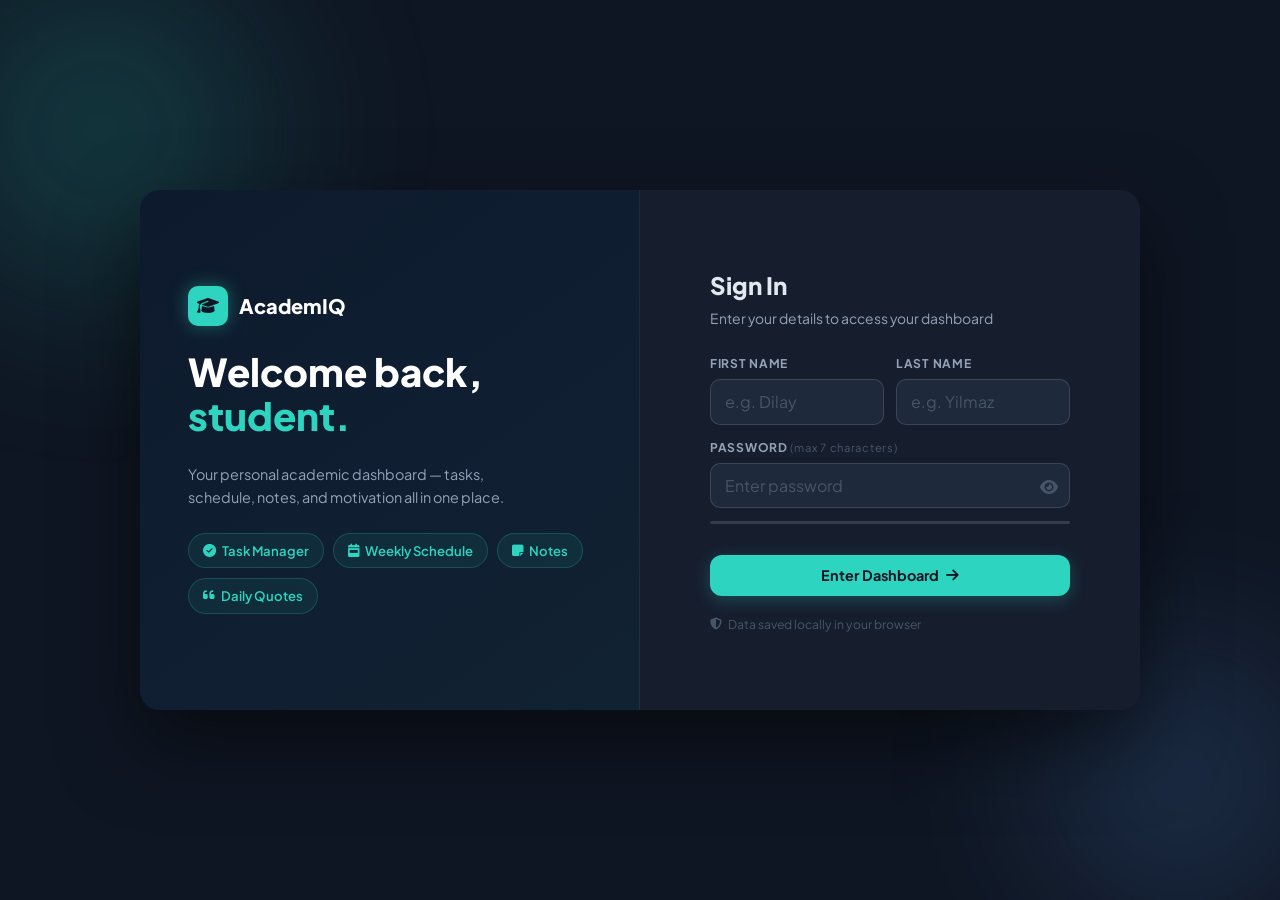
<file: dashboard.html>
<!DOCTYPE html>
<html lang="en">
<head>
  <meta charset="UTF-8"/>
  <meta name="viewport" content="width=device-width, initial-scale=1.0"/>
  <title>AcademIQ — Dashboard</title>
  <link href="https://fonts.googleapis.com/css2?family=Plus+Jakarta+Sans:wght@400;500;600;700;800&display=swap" rel="stylesheet">
  <link rel="stylesheet" href="https://cdnjs.cloudflare.com/ajax/libs/font-awesome/6.5.0/css/all.min.css"/>
  <link rel="stylesheet" href="style.css"/>
</head>
<body class="dash-page">

<!-- ═══ SIDEBAR ═══ -->
<aside class="sidebar" id="sidebar">

  <div class="sb-brand">
    <div class="brand-icon"><i class="fa-solid fa-graduation-cap"></i></div>
    <span class="brand-name">AcademIQ</span>
    <button class="sb-close" id="sbClose"><i class="fa-solid fa-xmark"></i></button>
  </div>

  <!-- PROFILE (editable inline) -->
  <div class="sb-profile" id="sbProfile">
    <div class="sb-avatar" id="sbAvatar">?</div>
    <div class="sb-info">
      <strong id="sbName">—</strong>
      <span id="sbMajor">—</span>
      <span id="sbYear">—</span>
    </div>
    <button class="edit-profile-btn" id="editProfileBtn" title="Edit profile">
      <i class="fa-solid fa-pen"></i>
    </button>
  </div>

  <!-- EDIT PROFILE FORM (hidden by default) -->
  <div class="sb-edit-form" id="sbEditForm" style="display:none">
    <div class="fgroup">
      <label>Major / Department</label>
      <select id="editMajor">
        <option value="">— Select —</option>
        <option>Computer Engineering</option>
        <option>Software Engineering</option>
        <option>Computer Science</option>
        <option>Information Systems</option>
        <option>Cyber Security</option>
        <option>Data Science</option>
        <option>Electrical Engineering</option>
      </select>
    </div>
    <div class="fgroup">
      <label>Year of Study</label>
      <select id="editYear">
        <option value="">— Select —</option>
        <option>1st Year</option>
        <option>2nd Year</option>
        <option>3rd Year</option>
        <option>4th Year</option>
        <option>Postgraduate</option>
      </select>
    </div>
    <div class="fgroup">
      <label>Semester Goal <small>(optional)</small></label>
      <input type="text" id="editGoal" placeholder="e.g. Pass all exams"/>
    </div>
    <div class="edit-form-btns">
      <button class="btn-save-profile btn-primary" id="saveProfileBtn">Save</button>
      <button class="btn-cancel-profile btn-ghost" id="cancelProfileBtn">Cancel</button>
    </div>
  </div>

  <nav class="sb-nav">
    <a href="#" class="sb-link active" data-target="sec-overview"><i class="fa-solid fa-house"></i> Overview</a>
    <a href="#" class="sb-link" data-target="sec-tasks"><i class="fa-solid fa-list-check"></i> Tasks</a>
    <a href="#" class="sb-link" data-target="sec-schedule"><i class="fa-solid fa-calendar-week"></i> Schedule</a>
    <a href="#" class="sb-link" data-target="sec-notes"><i class="fa-solid fa-note-sticky"></i> Notes</a>
  </nav>

  <div class="sb-bottom">
    <button class="theme-btn" id="themeBtn">
      <i class="fa-solid fa-moon" id="themeIco"></i> <span id="themeTxt">Dark Mode</span>
    </button>
    <button class="logout-btn" id="logoutBtn">
      <i class="fa-solid fa-right-from-bracket"></i> Logout
    </button>
  </div>

</aside>

<div class="sb-overlay" id="sbOverlay"></div>

<!-- ═══ MAIN ═══ -->
<main class="main" id="main">

  <!-- TOPBAR -->
  <header class="topbar">
    <div class="topbar-left">
      <button class="hamburger" id="hamburger"><i class="fa-solid fa-bars"></i></button>
      <div>
        <h1 class="topbar-title" id="topbarTitle">Overview</h1>
        <p class="topbar-sub" id="topbarSub">Welcome back!</p>
      </div>
    </div>
    <div class="topbar-right">
      <div class="clock-box">
        <span class="clock-time" id="clockTime">00:00</span>
        <span class="clock-date" id="clockDate">—</span>
      </div>
    </div>
  </header>

  <!-- ═══ OVERVIEW ═══ -->
  <section class="sec active" id="sec-overview">

    <!-- Hero -->
    <div class="hero-card">
      <div class="hero-text">
        <p class="eyebrow"><i class="fa-solid fa-star"></i> Personal Dashboard</p>
        <h2 id="heroGreeting">Hello, Student 👋</h2>
        <p class="hero-goal" id="heroGoal">Set your semester goal in the sidebar!</p>
        <div class="hero-actions">
          <button class="btn-primary" onclick="showSec('sec-tasks')"><i class="fa-solid fa-list-check"></i> My Tasks</button>
          <button class="btn-ghost" onclick="showSec('sec-schedule')"><i class="fa-solid fa-calendar-week"></i> Schedule</button>
        </div>
      </div>
      <div class="hero-orbit" aria-hidden="true">
        <div class="orbit-ring">
          <div class="orbit-dot od1"></div>
          <div class="orbit-dot od2"></div>
        </div>
        <span class="orbit-emoji">🎓</span>
      </div>
    </div>

    <!-- Stats -->
    <div class="stats-row">
      <div class="stat-card sc-teal">
        <i class="fa-solid fa-list-check stat-ico"></i>
        <div>
          <p class="stat-lbl">Total Tasks</p>
          <strong class="stat-val" id="stTasks">0</strong>
        </div>
      </div>
      <div class="stat-card sc-blue">
        <i class="fa-solid fa-hourglass-half stat-ico"></i>
        <div>
          <p class="stat-lbl">Pending</p>
          <strong class="stat-val" id="stPending">0</strong>
        </div>
      </div>
      <div class="stat-card sc-green">
        <i class="fa-solid fa-circle-check stat-ico"></i>
        <div>
          <p class="stat-lbl">Done</p>
          <strong class="stat-val" id="stDone">0</strong>
        </div>
      </div>
      <div class="stat-card sc-purple">
        <i class="fa-solid fa-note-sticky stat-ico"></i>
        <div>
          <p class="stat-lbl">Notes</p>
          <strong class="stat-val" id="stNotes">0</strong>
        </div>
      </div>
    </div>

    <!-- Quote widget (Fetch API + jQuery) -->
    <div class="quote-card">
      <div class="quote-header">
        <i class="fa-solid fa-quote-left"></i>
        <span>Daily Motivation</span>
        <button class="quote-refresh" id="quoteRefresh" title="New quote">
          <i class="fa-solid fa-rotate"></i>
        </button>
      </div>
      <p class="quote-text" id="quoteText">Loading your daily inspiration…</p>
      <p class="quote-author" id="quoteAuthor"></p>
    </div>

  </section>

  <!-- ═══ TASKS ═══ -->
  <section class="sec" id="sec-tasks">
    <div class="sec-head">
      <h2>Task Manager</h2>
      <p>Add, complete, edit and delete your academic tasks</p>
    </div>

    <!-- Add task form -->
    <div class="card form-card">
      <div class="form-row">
        <div class="fgroup fg-grow">
          <label for="taskTitle">Task</label>
          <input type="text" id="taskTitle" placeholder="e.g. Finish lab report"/>
        </div>
        <div class="fgroup">
          <label for="taskCourse">Course</label>
          <select id="taskCourse">
            <option value="">Any</option>
            <option>Computer Architecture</option>
            <option>Multimedia Web Design</option>
            <option>Operating Systems</option>
            <option>Software Quality & Testing</option>
            <option>Other</option>
          </select>
        </div>
        <div class="fgroup">
          <label for="taskPrio">Priority</label>
          <select id="taskPrio">
            <option value="Medium">Medium</option>
            <option value="High">High</option>
            <option value="Low">Low</option>
          </select>
        </div>
        <div class="fgroup">
          <label for="taskDue">Due Date</label>
          <input type="date" id="taskDue"/>
        </div>
      </div>
      <button class="btn-primary" id="addTaskBtn"><i class="fa-solid fa-plus"></i> Add Task</button>
    </div>

    <!-- Filter bar -->
    <div class="filter-bar">
      <button class="filter-btn active" data-f="all">All</button>
      <button class="filter-btn" data-f="pending">Pending</button>
      <button class="filter-btn" data-f="done">Done</button>
      <button class="filter-btn" data-f="High">🔴 High</button>
      <div class="search-wrap">
        <i class="fa-solid fa-magnifying-glass"></i>
        <input type="text" id="taskSearch" placeholder="Search tasks…"/>
      </div>
    </div>

    <div class="task-list" id="taskList"></div>
  </section>

  <!-- ═══ SCHEDULE ═══ -->
  <section class="sec" id="sec-schedule">
    <div class="sec-head">
      <h2>Weekly Schedule</h2>
      <p>Plan your week — add activities with a custom time</p>
    </div>

    <div class="card form-card">
      <div class="form-row">
        <div class="fgroup">
          <label for="calDay">Day</label>
          <select id="calDay">
            <option>Monday</option>
            <option>Tuesday</option>
            <option>Wednesday</option>
            <option>Thursday</option>
            <option>Friday</option>
            <option>Saturday</option>
            <option>Sunday</option>
          </select>
        </div>
        <div class="fgroup">
          <label for="calTime">Time</label>
          <!-- type="time" lets user freely pick any hour:minute -->
          <input type="time" id="calTime"/>
        </div>
        <div class="fgroup fg-grow">
          <label for="calActivity">Activity</label>
          <input type="text" id="calActivity" placeholder="e.g. Operating Systems lecture"/>
        </div>
      </div>
      <button class="btn-primary" id="addCalBtn"><i class="fa-solid fa-plus"></i> Add to Schedule</button>
    </div>

    <div class="week-grid" id="weekGrid"></div>
  </section>

  <!-- ═══ NOTES ═══ -->
  <section class="sec" id="sec-notes">
    <div class="sec-head">
      <h2>Notes</h2>
      <p>Write and save your personal study notes</p>
    </div>

    <div class="card form-card">
      <div class="fgroup">
        <label for="noteTitle">Title <small>(optional)</small></label>
        <input type="text" id="noteTitle" placeholder="e.g. OS Study Notes"/>
      </div>
      <div class="fgroup">
        <label for="noteBody">Note</label>
        <textarea id="noteBody" rows="4" placeholder="Write your note here…"></textarea>
      </div>
      <button class="btn-primary" id="addNoteBtn"><i class="fa-solid fa-floppy-disk"></i> Save Note</button>
    </div>

    <div class="notes-grid" id="notesList"></div>
  </section>

</main>

<!-- LOGOUT CONFIRM MODAL -->
<div class="modal-bg" id="logoutModal">
  <div class="modal-box">
    <i class="fa-solid fa-right-from-bracket modal-ico"></i>
    <h3>Log out?</h3>
    <p>This will clear your session and return you to the login page.</p>
    <label class="chk-row">
      <input type="checkbox" id="clearDataChk"/>
      Also clear all tasks, notes and schedule
    </label>
    <div class="modal-btns">
      <button class="btn-ghost" id="cancelLogout">Cancel</button>
      <button class="btn-danger" id="confirmLogout">Yes, logout</button>
    </div>
  </div>
</div>

<!-- TASK EDIT MODAL -->
<div class="modal-bg" id="editTaskModal">
  <div class="modal-box">
    <h3>Edit Task</h3>
    <div class="fgroup">
      <label>Task Title</label>
      <input type="text" id="etTitle"/>
    </div>
    <div class="fgroup">
      <label>Course</label>
      <select id="etCourse">
        <option value="">Any</option>
        <option>Computer Architecture</option>
        <option>Multimedia Web Design</option>
        <option>Operating Systems</option>
        <option>Software Quality & Testing</option>
        <option>Other</option>
      </select>
    </div>
    <div class="fgroup">
      <label>Priority</label>
      <select id="etPrio">
        <option value="Medium">Medium</option>
        <option value="High">High</option>
        <option value="Low">Low</option>
      </select>
    </div>
    <div class="fgroup">
      <label>Due Date</label>
      <input type="date" id="etDue"/>
    </div>
    <div class="modal-btns">
      <button class="btn-ghost" id="cancelEditTask">Cancel</button>
      <button class="btn-primary" id="saveEditTask">Save Changes</button>
    </div>
  </div>
</div>

<script src="https://code.jquery.com/jquery-3.7.1.min.js"></script>
<script src="app.js"></script>
</body>
</html>
</file>
<file: style.css>
/* ════════════════════════════════════════
   AcademIQ — style.css
   Clean teal + slate design, fully responsive
   ════════════════════════════════════════ */

/* ── Variables ── */
:root {
  --bg:       #0f1623;
  --bg2:      #161e2e;
  --bg3:      #1e293b;
  --card:     #1e293b;
  --border:   rgba(255,255,255,0.07);
  --border2:  rgba(255,255,255,0.13);
  --teal:     #2dd4bf;
  --teal2:    #14b8a6;
  --blue:     #60a5fa;
  --purple:   #a78bfa;
  --green:    #34d399;
  --red:      #f87171;
  --amber:    #fbbf24;
  --text:     #e2e8f0;
  --text2:    #94a3b8;
  --text3:    #475569;
  --sb-w:     240px;
  --r:        12px;
  --tr:       0.2s ease;
}

/* Light theme */
body.light {
  --bg:     #f1f5f9;
  --bg2:    #ffffff;
  --bg3:    #f8fafc;
  --card:   #ffffff;
  --border: rgba(0,0,0,0.07);
  --border2:rgba(0,0,0,0.13);
  --text:   #1e293b;
  --text2:  #64748b;
  --text3:  #94a3b8;
}

/* ── Reset ── */
*,*::before,*::after{box-sizing:border-box;margin:0;padding:0;}
html{scroll-behavior:smooth;}
body{font-family:'Plus Jakarta Sans',sans-serif;background:var(--bg);color:var(--text);line-height:1.6;min-height:100vh;transition:background var(--tr),color var(--tr);}
a{text-decoration:none;color:inherit;}
button{cursor:pointer;border:none;font-family:inherit;font-size:inherit;}
input,select,textarea{font-family:inherit;font-size:inherit;color:inherit;}
::-webkit-scrollbar{width:5px;}
::-webkit-scrollbar-track{background:transparent;}
::-webkit-scrollbar-thumb{background:var(--border2);border-radius:99px;}

/* ── Common buttons ── */
.btn-primary {
  display: inline-flex; align-items: center; gap: .45rem;
  background: var(--teal); color: #0f1623;
  border-radius: var(--r); padding: .7rem 1.25rem;
  font-weight: 700; font-size: .9rem;
  transition: all var(--tr);
  box-shadow: 0 4px 16px rgba(45,212,191,0.25);
}
.btn-primary:hover{background:var(--teal2);transform:translateY(-1px);box-shadow:0 6px 22px rgba(45,212,191,0.35);}
.btn-ghost {
  display: inline-flex; align-items: center; gap: .45rem;
  background: var(--bg3); border: 1px solid var(--border2);
  color: var(--text2); border-radius: var(--r); padding: .7rem 1.25rem;
  font-weight: 600; font-size: .9rem; transition: all var(--tr);
}
.btn-ghost:hover{background:var(--border);color:var(--text);}
.btn-danger {
  display: inline-flex; align-items: center; gap: .45rem;
  background: var(--red); color: #fff;
  border-radius: var(--r); padding: .7rem 1.25rem;
  font-weight: 700; font-size: .9rem; transition: all var(--tr);
}
.btn-danger:hover{opacity:.88;transform:translateY(-1px);}
.btn-block{width:100%;justify-content:center;margin-top:.5rem;}

/* ── Form groups ── */
.fgroup{display:flex;flex-direction:column;gap:.35rem;margin-bottom:.85rem;}
.fgroup label{font-size:.75rem;font-weight:700;text-transform:uppercase;letter-spacing:.06em;color:var(--text2);}
.fgroup label small{text-transform:none;font-weight:400;font-size:.7rem;color:var(--text3);}
.fgroup input,.fgroup select,.fgroup textarea{
  background:var(--bg3);border:1px solid var(--border2);
  border-radius:10px;padding:.7rem .9rem;
  color:var(--text);transition:border-color var(--tr),box-shadow var(--tr);
}
.fgroup input::placeholder,.fgroup textarea::placeholder{color:var(--text3);}
.fgroup input:focus,.fgroup select:focus,.fgroup textarea:focus{
  outline:none;border-color:var(--teal);
  box-shadow:0 0 0 3px rgba(45,212,191,.12);
}
.fgroup select{appearance:none;background-image:url("data:image/svg+xml,%3Csvg xmlns='http://www.w3.org/2000/svg' width='10' height='7'%3E%3Cpath d='M1 1l4 4 4-4' stroke='%2394a3b8' stroke-width='1.5' stroke-linecap='round' fill='none'/%3E%3C/svg%3E");background-repeat:no-repeat;background-position:right .8rem center;padding-right:2rem;}
.fgroup select option{background:var(--bg3);}
.fgroup textarea{resize:vertical;min-height:100px;}
.ferr{font-size:.74rem;color:var(--red);display:none;}
.ferr.show{display:block;}
.form-row{display:grid;grid-template-columns:repeat(auto-fill,minmax(140px,1fr));gap:.75rem;}
.fg-grow{flex:1;}

/* ════════════════════════════════════════
   LOGIN PAGE
   ════════════════════════════════════════ */
.login-page{min-height:100vh;display:flex;align-items:center;justify-content:center;position:relative;overflow:hidden;}

.login-bg{position:fixed;inset:0;pointer-events:none;}
.blob{position:absolute;border-radius:50%;filter:blur(80px);opacity:.25;}
.b1{width:500px;height:500px;background:radial-gradient(circle,var(--teal),transparent 70%);top:-120px;left:-150px;animation:blobFloat 14s ease-in-out infinite alternate;}
.b2{width:400px;height:400px;background:radial-gradient(circle,var(--blue),transparent 70%);bottom:-80px;right:-100px;animation:blobFloat 18s ease-in-out infinite alternate-reverse;}
@keyframes blobFloat{to{transform:translate(40px,30px);}}

.login-wrap{position:relative;z-index:2;display:grid;grid-template-columns:1fr 1fr;max-width:1000px;width:94%;min-height:520px;border-radius:20px;overflow:hidden;box-shadow:0 32px 80px rgba(0,0,0,.5);}

/* Left info panel */
.login-left{background:linear-gradient(145deg,#0d1a2d,#112233);padding:3rem;display:flex;flex-direction:column;justify-content:center;gap:1.5rem;border-right:1px solid var(--border);}
.brand{display:flex;align-items:center;gap:.7rem;}
.brand-icon{width:40px;height:40px;background:var(--teal);border-radius:10px;display:flex;align-items:center;justify-content:center;color:#0f1623;font-size:1.1rem;box-shadow:0 0 18px rgba(45,212,191,.4);}
.brand-name{font-size:1.25rem;font-weight:800;color:#fff;}
.login-title{font-size:clamp(1.8rem,3vw,2.4rem);font-weight:800;line-height:1.15;color:#fff;}
.login-title span{color:var(--teal);}
.login-sub{color:var(--text2);font-size:.9rem;line-height:1.6;max-width:340px;}
.feature-pills{display:flex;flex-wrap:wrap;gap:.6rem;}
.pill{display:flex;align-items:center;gap:.4rem;background:rgba(45,212,191,.08);border:1px solid rgba(45,212,191,.2);color:var(--teal);padding:.4rem .85rem;border-radius:99px;font-size:.82rem;font-weight:600;}

/* Right form panel */
.login-right{background:var(--bg2);padding:3rem;display:flex;align-items:center;justify-content:center;}
.login-card{width:100%;max-width:360px;}
.login-card h2{font-size:1.5rem;font-weight:800;margin-bottom:.25rem;}
.card-sub{color:var(--text2);font-size:.87rem;margin-bottom:1.5rem;}
.pw-wrap{position:relative;}
.pw-wrap input{width:100%;padding-right:2.8rem;}
.pw-eye{position:absolute;right:.75rem;top:50%;transform:translateY(-50%);background:none;color:var(--text3);transition:color var(--tr);}
.pw-eye:hover{color:var(--text);}
.pw-strength-bar{height:3px;background:var(--border2);border-radius:99px;margin-top:.45rem;overflow:hidden;}
.pw-fill{height:100%;width:0;border-radius:99px;transition:width .3s,background .3s;}
.pw-msg{font-size:.72rem;color:var(--text3);display:block;margin-top:.25rem;}
.login-note{margin-top:1.2rem;font-size:.76rem;color:var(--text3);display:flex;align-items:center;gap:.35rem;}

/* ════════════════════════════════════════
   DASHBOARD LAYOUT
   ════════════════════════════════════════ */
.dash-page{display:flex;min-height:100vh;}

/* ── Sidebar ── */
.sidebar{
  width:var(--sb-w);position:fixed;left:0;top:0;bottom:0;
  background:var(--bg2);border-right:1px solid var(--border);
  display:flex;flex-direction:column;z-index:300;
  transition:transform var(--tr),background var(--tr);
  overflow-y:auto;overflow-x:hidden;
}
.sb-brand{display:flex;align-items:center;gap:.65rem;padding:1.1rem 1rem;border-bottom:1px solid var(--border);}
.sb-brand .brand-name{font-size:1rem;font-weight:800;flex:1;}
.sb-close{display:none;color:var(--text2);font-size:1.1rem;background:none;border:none;padding:.2rem;}

.sb-profile{display:flex;align-items:center;gap:.75rem;padding:1rem;border-bottom:1px solid var(--border);position:relative;}
.sb-avatar{width:42px;height:42px;border-radius:50%;background:linear-gradient(135deg,var(--teal),var(--blue));display:flex;align-items:center;justify-content:center;font-size:1.1rem;font-weight:800;color:#0f1623;flex-shrink:0;}
.sb-info{flex:1;min-width:0;}
.sb-info strong{display:block;font-size:.88rem;font-weight:700;white-space:nowrap;overflow:hidden;text-overflow:ellipsis;}
.sb-info span{display:block;font-size:.74rem;color:var(--text2);}
.edit-profile-btn{background:none;color:var(--text3);transition:color var(--tr);padding:.2rem;}
.edit-profile-btn:hover{color:var(--teal);}

.sb-edit-form{padding:.85rem 1rem;border-bottom:1px solid var(--border);background:var(--bg3);}
.sb-edit-form .fgroup{margin-bottom:.6rem;}
.sb-edit-form .fgroup label{font-size:.7rem;}
.sb-edit-form .fgroup input,.sb-edit-form .fgroup select{padding:.55rem .75rem;font-size:.84rem;}
.edit-form-btns{display:flex;gap:.5rem;margin-top:.5rem;}
.btn-save-profile,.btn-cancel-profile{flex:1;padding:.55rem;font-size:.82rem;font-weight:700;border-radius:8px;text-align:center;}
.btn-save-profile{background:var(--teal);color:#0f1623;}
.btn-cancel-profile{background:var(--bg);border:1px solid var(--border2);color:var(--text2);}

.sb-nav{flex:1;padding:.75rem .6rem;display:flex;flex-direction:column;gap:.15rem;}
.sb-link{display:flex;align-items:center;gap:.65rem;padding:.65rem .85rem;border-radius:10px;font-size:.88rem;font-weight:600;color:var(--text2);transition:all var(--tr);}
.sb-link i{width:16px;font-size:.9rem;}
.sb-link:hover{background:rgba(45,212,191,.07);color:var(--text);}
.sb-link.active{background:rgba(45,212,191,.12);color:var(--teal);}

.sb-bottom{padding:.85rem .75rem;border-top:1px solid var(--border);display:flex;flex-direction:column;gap:.5rem;}
.theme-btn{display:flex;align-items:center;gap:.6rem;padding:.6rem .85rem;border-radius:10px;background:none;color:var(--text2);font-size:.87rem;font-weight:600;transition:all var(--tr);}
.theme-btn:hover{background:var(--bg3);color:var(--text);}
.logout-btn{display:flex;align-items:center;gap:.6rem;padding:.62rem .85rem;border-radius:10px;background:rgba(248,113,113,.08);border:1px solid rgba(248,113,113,.18);color:var(--red);font-size:.87rem;font-weight:600;transition:all var(--tr);}
.logout-btn:hover{background:rgba(248,113,113,.15);}

.sb-overlay{display:none;position:fixed;inset:0;background:rgba(0,0,0,.55);z-index:290;backdrop-filter:blur(3px);}

/* ── Main ── */
.main{margin-left:var(--sb-w);flex:1;min-height:100vh;display:flex;flex-direction:column;}

/* ── Topbar ── */
.topbar{position:sticky;top:0;z-index:200;background:var(--bg2);border-bottom:1px solid var(--border);padding:.9rem 1.75rem;display:flex;align-items:center;justify-content:space-between;transition:background var(--tr);}
.topbar-left{display:flex;align-items:center;gap:.85rem;}
.hamburger{display:none;color:var(--text2);font-size:1.1rem;background:none;border:none;padding:.35rem;border-radius:8px;transition:all var(--tr);}
.hamburger:hover{background:var(--bg3);color:var(--text);}
.topbar-title{font-size:1.05rem;font-weight:800;}
.topbar-sub{font-size:.78rem;color:var(--text2);}
.clock-box{text-align:right;}
.clock-time{display:block;font-size:1.3rem;font-weight:800;color:var(--teal);line-height:1;}
.clock-date{font-size:.74rem;color:var(--text2);}

/* ── Sections ── */
.sec{display:none;padding:1.75rem;animation:secIn .28s ease both;}
.sec.active{display:block;}
@keyframes secIn{from{opacity:0;transform:translateY(8px);}to{opacity:1;transform:translateY(0);}}
.sec-head{margin-bottom:1.5rem;}
.sec-head h2{font-size:1.35rem;font-weight:800;}
.sec-head p{color:var(--text2);font-size:.86rem;margin-top:.2rem;}

/* ── Cards ── */
.card{background:var(--card);border:1px solid var(--border);border-radius:16px;padding:1.25rem;}
.form-card{margin-bottom:1.25rem;}

/* ── Hero ── */
.hero-card{
  background:linear-gradient(135deg,rgba(45,212,191,.08) 0%,rgba(96,165,250,.05) 100%);
  border:1px solid rgba(45,212,191,.15);border-radius:18px;
  padding:2rem 2.2rem;display:flex;align-items:center;justify-content:space-between;
  gap:1.5rem;margin-bottom:1.5rem;position:relative;overflow:hidden;
}
.hero-card::before{content:'';position:absolute;top:0;left:0;right:0;height:2px;background:linear-gradient(90deg,var(--teal),var(--blue));}
.eyebrow{font-size:.75rem;font-weight:700;text-transform:uppercase;letter-spacing:.1em;color:var(--teal);display:flex;align-items:center;gap:.35rem;margin-bottom:.5rem;}
.hero-card h2{font-size:clamp(1.4rem,2.5vw,1.9rem);font-weight:800;margin-bottom:.5rem;}
.hero-goal{color:var(--text2);font-size:.9rem;margin-bottom:1.2rem;max-width:360px;}
.hero-actions{display:flex;gap:.75rem;flex-wrap:wrap;}

/* Orbit graphic */
.hero-orbit{flex-shrink:0;width:110px;height:110px;position:relative;display:flex;align-items:center;justify-content:center;}
.orbit-ring{position:absolute;inset:0;border-radius:50%;border:1.5px solid rgba(45,212,191,.2);animation:spinOrbit 18s linear infinite;}
.orbit-dot{position:absolute;width:8px;height:8px;border-radius:50%;}
.od1{background:var(--teal);box-shadow:0 0 8px var(--teal);top:-4px;left:50%;transform:translateX(-50%);}
.od2{background:var(--blue);box-shadow:0 0 8px var(--blue);bottom:-4px;right:10%;}
.orbit-emoji{font-size:2.2rem;z-index:1;}
@keyframes spinOrbit{to{transform:rotate(360deg);}}

/* ── Stats ── */
.stats-row{display:grid;grid-template-columns:repeat(4,1fr);gap:1rem;margin-bottom:1.5rem;}
.stat-card{background:var(--card);border:1px solid var(--border);border-radius:14px;padding:1.1rem 1.2rem;display:flex;align-items:center;gap:.9rem;transition:all var(--tr);}
.stat-card:hover{transform:translateY(-2px);box-shadow:0 8px 24px rgba(0,0,0,.15);}
.stat-ico{font-size:1.15rem;width:40px;height:40px;border-radius:10px;display:flex;align-items:center;justify-content:center;flex-shrink:0;}
.sc-teal .stat-ico{background:rgba(45,212,191,.12);color:var(--teal);}
.sc-blue .stat-ico{background:rgba(96,165,250,.12);color:var(--blue);}
.sc-green .stat-ico{background:rgba(52,211,153,.12);color:var(--green);}
.sc-purple .stat-ico{background:rgba(167,139,250,.12);color:var(--purple);}
.stat-lbl{font-size:.74rem;color:var(--text2);}
.stat-val{font-size:1.7rem;font-weight:800;line-height:1.1;display:block;}

/* ── Quote card ── */
.quote-card{background:var(--card);border:1px solid var(--border);border-radius:14px;padding:1.3rem 1.5rem;position:relative;overflow:hidden;}
.quote-card::before{content:'';position:absolute;top:0;left:0;right:0;height:2px;background:linear-gradient(90deg,var(--teal),var(--purple),var(--blue));}
.quote-header{display:flex;align-items:center;gap:.6rem;margin-bottom:.85rem;color:var(--teal);font-size:.78rem;font-weight:700;text-transform:uppercase;letter-spacing:.06em;}
.quote-header i{font-size:1rem;}
.quote-refresh{margin-left:auto;background:rgba(45,212,191,.1);border:1px solid rgba(45,212,191,.2);color:var(--teal);width:30px;height:30px;border-radius:8px;display:flex;align-items:center;justify-content:center;transition:all var(--tr);}
.quote-refresh:hover{background:rgba(45,212,191,.2);transform:rotate(60deg);}
.quote-text{font-size:1rem;font-style:italic;line-height:1.65;color:var(--text);}
.quote-author{font-size:.8rem;color:var(--text3);margin-top:.5rem;}

/* ── Task list ── */
.filter-bar{display:flex;align-items:center;gap:.5rem;flex-wrap:wrap;margin-bottom:1.1rem;}
.filter-btn{padding:.42rem .9rem;border-radius:99px;font-size:.8rem;font-weight:600;background:var(--card);border:1px solid var(--border);color:var(--text2);transition:all var(--tr);}
.filter-btn:hover{border-color:var(--teal);color:var(--teal);}
.filter-btn.active{background:var(--teal);border-color:var(--teal);color:#0f1623;}
.search-wrap{display:flex;align-items:center;gap:.5rem;background:var(--card);border:1px solid var(--border);border-radius:10px;padding:.4rem .85rem;flex:1;min-width:160px;margin-left:auto;}
.search-wrap i{color:var(--text3);font-size:.85rem;}
.search-wrap input{background:none;border:none;outline:none;color:var(--text);flex:1;font-size:.85rem;}
.search-wrap input::placeholder{color:var(--text3);}

.task-list{display:flex;flex-direction:column;gap:.6rem;}
.task-item{background:var(--card);border:1px solid var(--border);border-radius:12px;padding:.85rem 1rem;display:flex;align-items:center;gap:.85rem;transition:all var(--tr);animation:taskIn .22s ease both;}
@keyframes taskIn{from{opacity:0;transform:translateX(-6px);}to{opacity:1;transform:translateX(0);}}
.task-item:hover{border-color:var(--border2);box-shadow:0 4px 16px rgba(0,0,0,.12);}
.task-item.done-item{opacity:.55;}
.task-item.done-item .task-title{text-decoration:line-through;color:var(--text3);}

.task-check{width:20px;height:20px;border-radius:6px;border:1.5px solid var(--border2);flex-shrink:0;display:flex;align-items:center;justify-content:center;cursor:pointer;transition:all var(--tr);color:transparent;font-size:.68rem;}
.task-check.checked{background:var(--green);border-color:var(--green);color:#fff;}

.task-body{flex:1;min-width:0;}
.task-title{font-weight:600;font-size:.9rem;white-space:nowrap;overflow:hidden;text-overflow:ellipsis;}
.task-meta{display:flex;gap:.45rem;flex-wrap:wrap;margin-top:.25rem;}
.task-badge{font-size:.68rem;font-weight:700;padding:.18rem .55rem;border-radius:99px;border:1px solid transparent;}
.badge-high{background:rgba(248,113,113,.12);color:var(--red);border-color:rgba(248,113,113,.2);}
.badge-medium{background:rgba(251,191,36,.12);color:var(--amber);border-color:rgba(251,191,36,.2);}
.badge-low{background:rgba(52,211,153,.12);color:var(--green);border-color:rgba(52,211,153,.2);}
.badge-course{background:rgba(96,165,250,.1);color:var(--blue);border-color:rgba(96,165,250,.15);}
.badge-due{background:rgba(255,255,255,.05);color:var(--text3);}

.task-due-warn{color:var(--red)!important;background:rgba(248,113,113,.1)!important;border-color:rgba(248,113,113,.2)!important;}

.task-actions-wrap{display:flex;gap:.35rem;flex-shrink:0;}
.task-act-btn{width:30px;height:30px;border-radius:8px;display:flex;align-items:center;justify-content:center;font-size:.78rem;background:var(--bg3);border:1px solid var(--border);color:var(--text2);transition:all var(--tr);}
.task-act-btn:hover{background:var(--border);color:var(--text);}
.task-act-btn.del:hover{background:rgba(248,113,113,.12);color:var(--red);border-color:rgba(248,113,113,.25);}
.task-act-btn.edit:hover{background:rgba(251,191,36,.12);color:var(--amber);border-color:rgba(251,191,36,.25);}

.empty-state{text-align:center;padding:3rem 1rem;color:var(--text3);}
.empty-state i{font-size:2.5rem;display:block;margin-bottom:.65rem;opacity:.3;}

/* ── Schedule ── */

.schedule-grid,
.weekly-calendar {
  display: grid !important;
  grid-template-columns: repeat(6, minmax(170px, 1fr)) !important;
  gap: 18px !important;
  align-items: stretch !important;
  width: 100% !important;
  margin-top: 24px !important;
}

.schedule-day,
.calendar-column {
  min-height: 280px !important;
  width: 100% !important;
  margin: 0 !important;
  background: rgba(31, 42, 63, 0.95);
  border: 1px solid rgba(45, 212, 191, 0.18);
  border-radius: 18px;
  overflow: hidden;
}

.schedule-day h3,
.calendar-column h3 {
  text-align: center;
  padding: 16px;
  background: rgba(45, 212, 191, 0.12);
  color: #2dd4bf;
  font-weight: 800;
  margin: 0;
}

.schedule-items,
.calendar-items {
  padding: 16px;
  display: flex;
  flex-direction: column;
  gap: 12px;
}

.schedule-item,
.calendar-item {
  width: 100%;
  background: rgba(45, 212, 191, 0.08);
  border: 1px solid rgba(45, 212, 191, 0.18);
  border-radius: 14px;
  padding: 14px;
}

/* Tablet */
@media (max-width: 1200px) {
  .schedule-grid,
  .weekly-calendar {
    grid-template-columns: repeat(3, 1fr) !important;
  }
}

/* Mobile */
@media (max-width: 700px) {
  .schedule-grid,
  .weekly-calendar {
    grid-template-columns: 1fr !important;
  }
}


/* EVENT CARD */
.cal-item {
  background: rgba(45,212,191,.07);
  border: 1px solid rgba(45,212,191,.15);
  border-radius: 12px;

  padding: 10px;

  display: flex;
  flex-direction: column;
  justify-content: space-between;

  min-height: 90px;
  max-height: 120px;

  transition: 0.2s ease;
}

.cal-item:hover {
  transform: translateY(-2px);
  background: rgba(45,212,191,.12);
  box-shadow: 0 6px 16px rgba(0,0,0,0.25);
}

/* TIME */
.cal-time {
  font-size: 0.75rem;
  font-weight: 700;
  color: var(--teal);
}

/* TITLE TEXT (FIXED WRAPPING) */
.cal-title {
  font-size: 0.85rem;
  color: var(--text);

  white-space: normal;
  word-break: break-word;
  overflow-wrap: anywhere;
  line-height: 1.4;
}

/* BUTTONS */
.cal-item-btns {
  display: flex;
  gap: 0.4rem;
  margin-top: 6px;
}

.cal-btn {
  font-size: 0.7rem;
  padding: 4px 8px;
  border-radius: 6px;
  font-weight: 600;
  border: none;
  cursor: pointer;
}

.cal-del {
  background: rgba(248,113,113,.15);
  color: var(--red);
}

.cal-del:hover {
  background: rgba(248,113,113,.25);
}

/* EMPTY */
.day-empty {
  font-size: 0.75rem;
  color: var(--text3);
  text-align: center;
  padding: 0.75rem;
}

/* ── Notes ── */
.notes-grid{display:grid;grid-template-columns:repeat(auto-fill,minmax(240px,1fr));gap:1rem;}
.note-card{background:var(--card);border:1px solid var(--border);border-radius:12px;padding:1rem;display:flex;flex-direction:column;gap:.6rem;animation:taskIn .22s ease both;}
.note-card-title{font-weight:700;font-size:.9rem;}
.note-card-body{font-size:.86rem;color:var(--text2);line-height:1.55;white-space:pre-wrap;flex:1;}
.note-card-actions{display:flex;gap:.4rem;}
.note-del-btn,.note-edit-btn{font-size:.75rem;padding:.3rem .7rem;border-radius:7px;font-weight:600;border:none;cursor:pointer;transition:all var(--tr);}
.note-del-btn{background:rgba(248,113,113,.1);color:var(--red);}
.note-del-btn:hover{background:rgba(248,113,113,.22);}
.note-edit-btn{background:rgba(251,191,36,.1);color:var(--amber);}
.note-edit-btn:hover{background:rgba(251,191,36,.22);}

/* ── Modal ── */
.modal-bg{display:none;position:fixed;inset:0;background:rgba(0,0,0,.65);z-index:999;align-items:center;justify-content:center;backdrop-filter:blur(6px);}
.modal-bg.open{display:flex;}
.modal-box{background:var(--bg2);border:1px solid var(--border2);border-radius:18px;padding:2rem;max-width:400px;width:90%;text-align:center;animation:secIn .25s ease both;}
.modal-ico{font-size:2rem;color:var(--red);margin-bottom:.75rem;}
.modal-box h3{font-size:1.15rem;font-weight:800;margin-bottom:.4rem;}
.modal-box p{color:var(--text2);font-size:.87rem;margin-bottom:.85rem;}
.chk-row{display:flex;align-items:center;gap:.45rem;justify-content:center;font-size:.85rem;color:var(--text2);cursor:pointer;margin-bottom:1.1rem;}
.modal-btns{display:flex;gap:.65rem;justify-content:center;}
.modal-box.edit-modal{text-align:left;}
.modal-box.edit-modal h3{margin-bottom:1rem;}

/* ════════════════════════════════════════
   RESPONSIVE
   ════════════════════════════════════════ */
@media(max-width:1050px){
  .stats-row{grid-template-columns:repeat(2,1fr);}
  .week-grid{grid-template-columns:repeat(4,1fr);}
}
@media(max-width:860px){
  .login-left{display:none;}
  .login-wrap{grid-template-columns:1fr;max-width:440px;}
  .login-right{padding:2.5rem 2rem;}

  .sidebar{transform:translateX(calc(-1 * var(--sb-w)));}
  .sidebar.open{transform:none;}
  .sb-overlay.open{display:block;}
  .sb-close{display:block;}
  .main{margin-left:0;}
  .hamburger{display:flex;}
  .topbar{padding:.9rem 1rem;}
  .sec{padding:1.25rem 1rem;}

  .hero-card{flex-direction:column;padding:1.5rem;}
  .hero-orbit{display:none;}
  .week-grid{grid-template-columns:repeat(3,1fr);}
}
@media(max-width:600px){
  .stats-row{grid-template-columns:1fr 1fr;}
  .form-row{grid-template-columns:1fr;}
  .filter-bar{gap:.4rem;}
  .week-grid{grid-template-columns:repeat(2,1fr);}
  .notes-grid{grid-template-columns:1fr;}
  .task-item{flex-wrap:wrap;}
  .task-actions-wrap{width:100%;}
}
@media(max-width:400px){
  .stats-row{grid-template-columns:1fr;}
  .hero-actions{flex-direction:column;}
  .week-grid{grid-template-columns:1fr;}
}
</file>
